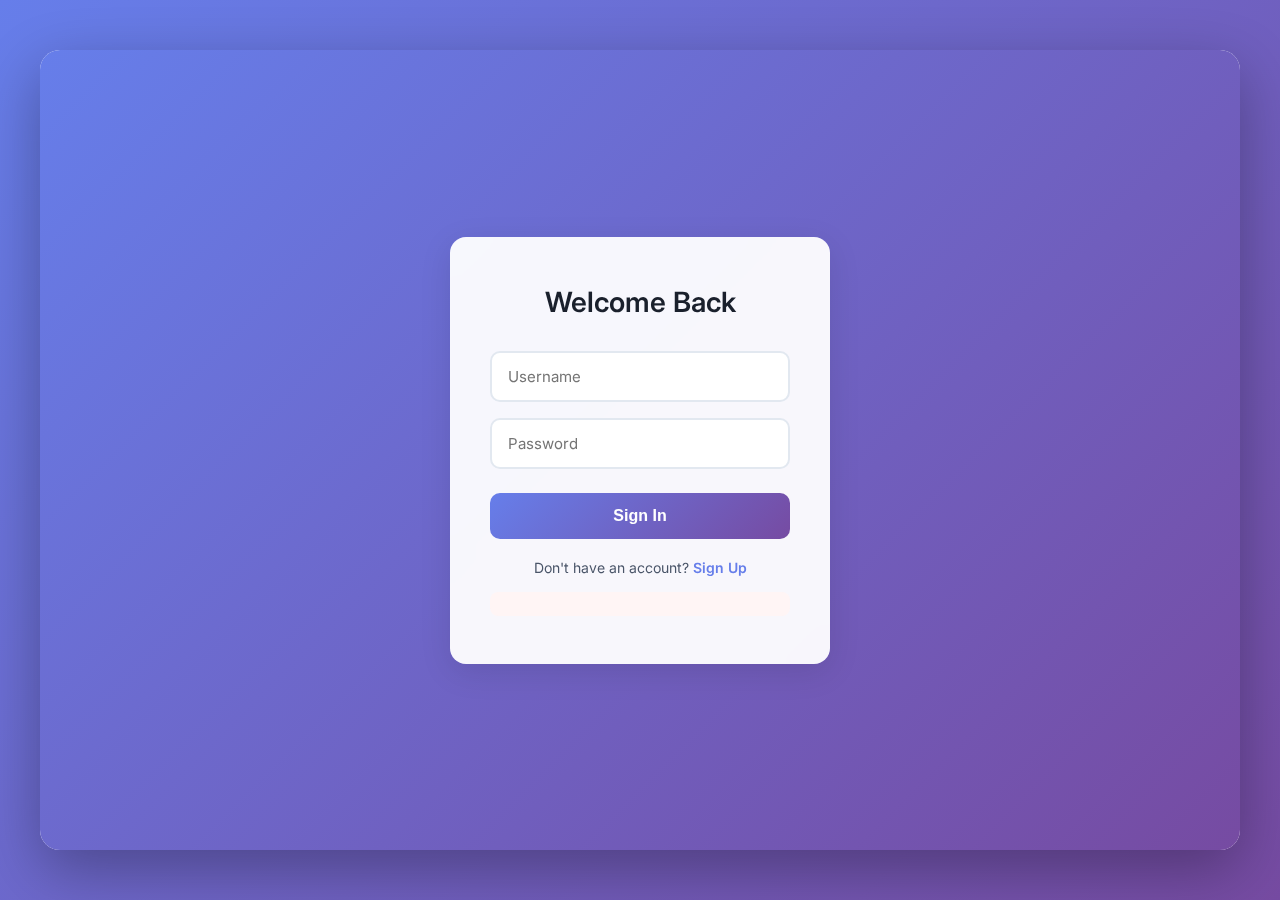
<file: static/index.html>
<!DOCTYPE html>
<html lang="en">

<head>
    <meta charset="UTF-8">
    <meta name="viewport" content="width=device-width, initial-scale=1.0">
    <title>BB84 Chat</title>
    <script src="https://cdn.socket.io/4.7.2/socket.io.min.js"></script>
    <link href="https://fonts.googleapis.com/css2?family=Inter:wght@400;500;600&display=swap" rel="stylesheet">
    <style>
        * {
            margin: 0;
            padding: 0;
            box-sizing: border-box;
        }

        body {
            font-family: 'Inter', -apple-system, sans-serif;
            background: linear-gradient(135deg, #667eea 0%, #764ba2 100%);
            min-height: 100vh;
            display: flex;
            align-items: center;
            justify-content: center;
            padding: 20px;
        }

        .container {
            width: 100%;
            max-width: 1200px;
            height: 90vh;
            max-height: 800px;
            background: white;
            border-radius: 20px;
            box-shadow: 0 20px 60px rgba(0, 0, 0, 0.3);
            overflow: hidden;
            display: flex;
        }

        /* ===== AUTH SCREEN ===== */
        #auth-screen {
            width: 100%;
            display: flex;
            align-items: center;
            justify-content: center;
            background: linear-gradient(135deg, #667eea 0%, #764ba2 100%);
        }

        .auth-box {
            width: 100%;
            max-width: 380px;
            background: rgba(255, 255, 255, 0.95);
            backdrop-filter: blur(10px);
            padding: 48px 40px;
            border-radius: 16px;
            box-shadow: 0 8px 32px rgba(0, 0, 0, 0.1);
        }

        .auth-box h2 {
            font-size: 28px;
            font-weight: 600;
            color: #1a202c;
            margin-bottom: 32px;
            text-align: center;
        }

        .auth-box input {
            width: 100%;
            padding: 14px 16px;
            margin-bottom: 16px;
            border: 2px solid #e2e8f0;
            border-radius: 10px;
            font-size: 15px;
            font-family: 'Inter', sans-serif;
            transition: all 0.2s;
            background: white;
        }

        .auth-box input:focus {
            outline: none;
            border-color: #667eea;
            box-shadow: 0 0 0 3px rgba(102, 126, 234, 0.1);
        }

        .auth-box button {
            width: 100%;
            padding: 14px;
            background: linear-gradient(135deg, #667eea 0%, #764ba2 100%);
            color: white;
            border: none;
            border-radius: 10px;
            font-size: 16px;
            font-weight: 600;
            cursor: pointer;
            transition: transform 0.2s, box-shadow 0.2s;
            margin-top: 8px;
        }

        .auth-box button:hover {
            transform: translateY(-2px);
            box-shadow: 0 8px 20px rgba(102, 126, 234, 0.4);
        }

        .auth-box button:active {
            transform: translateY(0);
        }

        .auth-toggle {
            text-align: center;
            margin-top: 20px;
            font-size: 14px;
            color: #4a5568;
        }

        .auth-toggle a {
            color: #667eea;
            font-weight: 600;
            cursor: pointer;
            text-decoration: none;
            border-bottom: 2px solid transparent;
            transition: border-color 0.2s;
        }

        .auth-toggle a:hover {
            border-bottom-color: #667eea;
        }

        .error {
            color: #e53e3e;
            background: #fff5f5;
            padding: 12px;
            border-radius: 8px;
            text-align: center;
            margin-top: 16px;
            font-size: 14px;
            min-height: 20px;
        }

        /* ===== CHAT SCREEN ===== */
        #chat-screen {
            display: none;
            width: 100%;
            flex-direction: row;
        }

        /* User List Sidebar */
        #users {
            width: 280px;
            background: #f7fafc;
            border-right: 1px solid #e2e8f0;
            display: flex;
            flex-direction: column;
        }

        #users h3 {
            padding: 24px 20px;
            margin: 0;
            background: white;
            border-bottom: 1px solid #e2e8f0;
            font-size: 14px;
            font-weight: 600;
            color: #4a5568;
            text-transform: uppercase;
            letter-spacing: 0.5px;
        }

        #userList {
            list-style: none;
            padding: 8px;
            overflow-y: auto;
        }

        #userList li {
            padding: 12px 16px;
            margin-bottom: 4px;
            border-radius: 8px;
            cursor: pointer;
            transition: all 0.2s;
            display: flex;
            align-items: center;
            gap: 10px;
            font-size: 15px;
            color: #2d3748;
        }

        #userList li::before {
            content: '';
            width: 8px;
            height: 8px;
            background: #48bb78;
            border-radius: 50%;
            flex-shrink: 0;
        }

        #userList li:hover {
            background: #edf2f7;
        }

        #userList li.active {
            background: #667eea;
            color: white;
            font-weight: 500;
        }

        #userList li.active::before {
            background: white;
        }

        /* Chat Window */
        #chat-window {
            flex: 1;
            display: none;
            flex-direction: column;
            background: white;
        }

        #chat-header {
            padding: 20px 24px;
            background: white;
            border-bottom: 1px solid #e2e8f0;
            display: flex;
            justify-content: space-between;
            align-items: center;
        }

        #chat-header h3 {
            margin: 0;
            font-size: 18px;
            font-weight: 600;
            color: #1a202c;
        }

        #clear-history-btn {
            padding: 8px 16px;
            background: #fc8181;
            color: white;
            border: none;
            border-radius: 6px;
            font-size: 13px;
            font-weight: 500;
            cursor: pointer;
            transition: all 0.2s;
        }

        #clear-history-btn:hover {
            background: #f56565;
        }

        /* Messages */
        #messages {
            flex: 1;
            padding: 24px;
            overflow-y: auto;
            background: #fafafa;
            display: flex;
            flex-direction: column;
            gap: 12px;
        }

        #messages::-webkit-scrollbar {
            width: 6px;
        }

        #messages::-webkit-scrollbar-thumb {
            background: #cbd5e0;
            border-radius: 3px;
        }

        .message {
            max-width: 65%;
            padding: 12px 16px;
            border-radius: 12px;
            line-height: 1.5;
            word-wrap: break-word;
            animation: slideIn 0.3s ease;
        }

        @keyframes slideIn {
            from {
                opacity: 0;
                transform: translateY(10px);
            }

            to {
                opacity: 1;
                transform: translateY(0);
            }
        }

        .message.sent {
            background: linear-gradient(135deg, #667eea 0%, #764ba2 100%);
            color: white;
            align-self: flex-end;
            border-bottom-right-radius: 4px;
        }

        .message.received {
            background: white;
            color: #2d3748;
            align-self: flex-start;
            border-bottom-left-radius: 4px;
            box-shadow: 0 1px 3px rgba(0, 0, 0, 0.1);
        }

        .sender-name {
            font-size: 11px;
            font-weight: 600;
            text-transform: uppercase;
            letter-spacing: 0.5px;
            margin-bottom: 4px;
            display: block;
            opacity: 0.8;
        }

        .message p {
            margin: 0;
        }

        #welcome {
            text-align: center;
            color: #a0aec0;
            margin: auto;
            font-size: 15px;
        }

        /* Input Area */
        #input-area {
            padding: 20px 24px;
            background: white;
            border-top: 1px solid #e2e8f0;
            display: flex;
            gap: 12px;
        }

        #input-area input {
            flex: 1;
            padding: 12px 18px;
            border: 2px solid #e2e8f0;
            border-radius: 24px;
            font-size: 15px;
            font-family: 'Inter', sans-serif;
            transition: all 0.2s;
        }

        #input-area input:focus {
            outline: none;
            border-color: #667eea;
            box-shadow: 0 0 0 3px rgba(102, 126, 234, 0.1);
        }

        #input-area button {
            padding: 12px 28px;
            background: linear-gradient(135deg, #667eea 0%, #764ba2 100%);
            color: white;
            border: none;
            border-radius: 24px;
            font-size: 15px;
            font-weight: 600;
            cursor: pointer;
            transition: all 0.2s;
        }

        #input-area button:hover {
            transform: translateY(-2px);
            box-shadow: 0 4px 12px rgba(102, 126, 234, 0.4);
        }

        #input-area button:active {
            transform: translateY(0);
        }

        /* Responsive */
        @media (max-width: 768px) {
            .container {
                height: 100vh;
                max-height: none;
                border-radius: 0;
            }

            #users {
                width: 100%;
                max-height: 40vh;
            }

            #chat-screen {
                flex-direction: column;
            }
        }
    </style>
</head>

<body>
    <div class="container">
        <!-- Auth Screen -->
        <div id="auth-screen">
            <div id="login-box" class="auth-box">
                <h2>Welcome Back</h2>
                <input id="login-username" type="text" placeholder="Username" required>
                <input id="login-password" type="password" placeholder="Password" required>
                <button onclick="login()">Sign In</button>
                <p class="auth-toggle">Don't have an account? <a onclick="toggleAuth('register')">Sign Up</a></p>
                <p id="login-error" class="error"></p>
            </div>
            <div id="register-box" class="auth-box" style="display: none;">
                <h2>Create Account</h2>
                <input id="register-username" type="text" placeholder="Username" required>
                <input id="register-password" type="password" placeholder="Password" required>
                <button onclick="register()">Sign Up</button>
                <p class="auth-toggle">Already have an account? <a onclick="toggleAuth('login')">Sign In</a></p>
                }

                #chat-header {
                padding: 20px 24px;
                background: white;
                border-bottom: 1px solid #e2e8f0;
                display: flex;
                justify-content: space-between;
                align-items: center;
                }

                #chat-header h3 {
                margin: 0;
                font-size: 18px;
                font-weight: 600;
                color: #1a202c;
                }

                #clear-history-btn {
                padding: 8px 16px;
                background: #fc8181;
                color: white;
                border: none;
                border-radius: 6px;
                font-size: 13px;
                font-weight: 500;
                cursor: pointer;
                transition: all 0.2s;
                }

                #clear-history-btn:hover {
                background: #f56565;
                }

                /* Messages */
                #messages {
                flex: 1;
                padding: 24px;
                overflow-y: auto;
                background: #fafafa;
                display: flex;
                flex-direction: column;
                gap: 12px;
                }

                #messages::-webkit-scrollbar {
                width: 6px;
                }

                #messages::-webkit-scrollbar-thumb {
                background: #cbd5e0;
                border-radius: 3px;
                }

                .message {
                max-width: 65%;
                padding: 12px 16px;
                border-radius: 12px;
                line-height: 1.5;
                word-wrap: break-word;
                animation: slideIn 0.3s ease;
                }

                @keyframes slideIn {
                from {
                opacity: 0;
                transform: translateY(10px);
                }

                to {
                opacity: 1;
                transform: translateY(0);
                }
                }

                .message.sent {
                background: linear-gradient(135deg, #667eea 0%, #764ba2 100%);
                color: white;
                align-self: flex-end;
                border-bottom-right-radius: 4px;
                }

                .message.received {
                background: white;
                color: #2d3748;
                align-self: flex-start;
                border-bottom-left-radius: 4px;
                box-shadow: 0 1px 3px rgba(0, 0, 0, 0.1);
                }

                .sender-name {
                font-size: 11px;
                font-weight: 600;
                text-transform: uppercase;
                letter-spacing: 0.5px;
                margin-bottom: 4px;
                display: block;
                opacity: 0.8;
                }

                .message p {
                margin: 0;
                }

                #welcome {
                text-align: center;
                color: #a0aec0;
                margin: auto;
                font-size: 15px;
                }

                /* Input Area */
                #input-area {
                padding: 20px 24px;
                background: white;
                border-top: 1px solid #e2e8f0;
                display: flex;
                gap: 12px;
                }

                #input-area input {
                flex: 1;
                padding: 12px 18px;
                border: 2px solid #e2e8f0;
                border-radius: 24px;
                font-size: 15px;
                font-family: 'Inter', sans-serif;
                transition: all 0.2s;
                }

                #input-area input:focus {
                outline: none;
                border-color: #667eea;
                box-shadow: 0 0 0 3px rgba(102, 126, 234, 0.1);
                }

                #input-area button {
                padding: 12px 28px;
                background: linear-gradient(135deg, #667eea 0%, #764ba2 100%);
                color: white;
                border: none;
                border-radius: 24px;
                font-size: 15px;
                font-weight: 600;
                cursor: pointer;
                transition: all 0.2s;
                }

                #input-area button:hover {
                transform: translateY(-2px);
                box-shadow: 0 4px 12px rgba(102, 126, 234, 0.4);
                }

                #input-area button:active {
                transform: translateY(0);
                }

                /* Responsive */
                @media (max-width: 768px) {
                .container {
                height: 100vh;
                max-height: none;
                border-radius: 0;
                }

                #users {
                width: 100%;
                max-height: 40vh;
                }

                #chat-screen {
                flex-direction: column;
                }
                }
                </style>
                </head>

                <body>
                    <div class="container">
                        <!-- Auth Screen -->
                        <div id="auth-screen">
                            <div id="login-box" class="auth-box">
                                <h2>Welcome Back</h2>
                                <input id="login-username" type="text" placeholder="Username" required>
                                <input id="login-password" type="password" placeholder="Password" required>
                                <button onclick="login()">Sign In</button>
                                <p class="auth-toggle">Don't have an account? <a onclick="toggleAuth('register')">Sign
                                        Up</a></p>
                                <p id="login-error" class="error"></p>
                            </div>
                            <div id="register-box" class="auth-box" style="display: none;">
                                <h2>Create Account</h2>
                                <input id="register-username" type="text" placeholder="Username" required>
                                <input id="register-password" type="password" placeholder="Password" required>
                                <button onclick="register()">Sign Up</button>
                                <p class="auth-toggle">Already have an account? <a onclick="toggleAuth('login')">Sign
                                        In</a></p>
                                <p id="register-error" class="error"></p>
                            </div>
                        </div>

                        <!-- Chat Screen -->
                        <div id="chat-screen">
                            <div id="users">
                                <h3 id="current-user-header">Online Users <span id="user-count">(0)</span></h3>
                                <div id="connection-status"
                                    style="padding: 5px 20px; font-size: 12px; color: #e53e3e; display: none;">
                                    Disconnected</div>
                                <ul id="userList"></ul>
                            </div>
                            <div id="chat-window">
                                <div id="chat-header">
                                    <h3 id="chat-partner-name">Select a user</h3>
                                    <button id="clear-history-btn" onclick="clearChatHistory()">Clear History</button>
                                </div>
                                <div id="messages">
                                    <p id="welcome">Select a user to start chatting</p>
                                </div>
                                <div id="input-area">
                                    <input id="messageInput" type="text" placeholder="Type a message..."
                                        onkeydown="handleKey(event)">
                                    <button onclick="sendMessage()">Send</button>
                                </div>
                            </div>
                        </div>
                    </div>

                    <script>
                        const socket = io();
                        let username = null;
                        let currentRecipient = null;
                        const sharedKeys = {};

                        const byId = id => document.getElementById(id);

                        function xorCipher(text, key) {
                            if (!key) return "[DECRYPTION KEY MISSING]";
                            const keyBits = key.split("").map(Number);
                            const keyLen = keyBits.length;
                            try {
                                return text.split("").map((ch, i) =>
                                    String.fromCharCode(ch.charCodeAt(0) ^ keyBits[i % keyLen])
                                ).join("");
                            } catch (e) {
                                console.error("Cipher error:", e);
                                return "[DECRYPTION FAILED]";
                            }
                        }

                        function appendMessage(sender, message) {
                            const msgDiv = document.createElement("div");
                            msgDiv.classList.add("message");
                            msgDiv.classList.add(sender === username ? "sent" : "received");

                            const senderSpan = document.createElement("span");
                            senderSpan.className = "sender-name";
                            senderSpan.textContent = sender;

                            const msgContent = document.createElement("p");
                            msgContent.textContent = message;

                            msgDiv.appendChild(senderSpan);
                            msgDiv.appendChild(msgContent);
                            byId('messages').appendChild(msgDiv);
                            byId('messages').scrollTop = byId('messages').scrollHeight;
                        }

                        function startChatSession(user) {
                            username = user;
                            byId('current-user-header').innerHTML = `Online Users <span id="user-count">(0)</span>`;
                            byId('auth-screen').style.display = 'none';
                            byId('chat-screen').style.display = 'flex';
                            socket.emit("register_user", username);
                        }

                        function toggleAuth(mode) {
                            byId('login-box').style.display = mode === 'login' ? 'block' : 'none';
                            byId('register-box').style.display = mode === 'register' ? 'block' : 'none';
                            byId('login-error').textContent = '';
                            byId('register-error').textContent = '';
                        }

                        async function performAuth(endpoint, user, pass, errorEl) {
                            if (!user || !pass) {
                                errorEl.textContent = 'Please fill in all fields';
                                return;
                            }
                            const response = await fetch(endpoint, {
                                method: 'POST',
                                headers: { 'Content-Type': 'application/json' },
                                body: JSON.stringify({ username: user, password: pass })
                            });
                            const data = await response.json();
                            if (data.success) {
                                startChatSession(user);
                            } else {
                                errorEl.textContent = data.error || 'Authentication failed';
                            }
                        }

                        function login() {
                            performAuth('/login', byId('login-username').value.trim(), byId('login-password').value.trim(), byId('login-error'));
                        }

                        function register() {
                            performAuth('/register', byId('register-username').value.trim(), byId('register-password').value.trim(), byId('register-error'));
                        }

                        function clearChatHistory() {
                            if (currentRecipient) {
                                if (confirm(`Clear all chat history with ${currentRecipient}?`)) {
                                    socket.emit("clear_history", { user1: username, user2: currentRecipient });
                                }
                            }
                        }

                        // Connection Status Handling
                        socket.on("connect", () => {
                            const statusEl = byId('connection-status');
                            statusEl.style.display = 'block';
                            statusEl.textContent = "Connected";
                            statusEl.style.color = "#48bb78";
                            if (username) {
                                socket.emit("register_user", username);
                            }
                        });

                        socket.on("disconnect", () => {
                            const statusEl = byId('connection-status');
                            statusEl.style.display = 'block';
                            statusEl.textContent = "Disconnected";
                            statusEl.style.color = "#e53e3e";
                        });

                        socket.on("update_users", users => {
                            const userList = byId('userList');
                            userList.innerHTML = "";
                            let recipientIsOnline = false;

                            // Update count
                            const countEl = byId('user-count');
                            if (countEl) countEl.textContent = `(${users.length})`;

                            users.forEach(u => {
                                if (u === username) return;
                                if (u === currentRecipient) recipientIsOnline = true;

                                const li = document.createElement("li");
                                li.textContent = u;
                                if (u === currentRecipient) li.classList.add('active');

                                li.onclick = () => {
                                    if (currentRecipient === u) return;
                                    currentRecipient = u;

                                    document.querySelectorAll('#userList li').forEach(item => item.classList.remove('active'));
                                    li.classList.add('active');

                                    byId('chat-partner-name').textContent = `Chat with ${currentRecipient}`;
                                    byId('messages').innerHTML = "";
                                    byId('chat-window').style.display = "flex";

                                    socket.emit("get_history", { user1: username, user2: currentRecipient });
                                };
                                userList.appendChild(li);
                            });

                            if (!recipientIsOnline && currentRecipient) {
                                currentRecipient = null;
                                byId('chat-window').style.display = "none";
                            }
                        });

                        socket.on("chat_history", data => {
                            const { history, key } = data;
                            sharedKeys[currentRecipient] = key;
                            byId('messages').innerHTML = "";
                            history.forEach(msg => appendMessage(msg.sender, msg.message));
                        });

                        socket.on("history_cleared", () => {
                            byId('messages').innerHTML = "";
                        });

                        socket.on("receive_message", data => {
                            const partner = data.sender === username ? currentRecipient : data.sender;
                            if (partner && data.key) {
                                sharedKeys[partner] = data.key;
                            }

                            let displayMsg = data.message;
                            if (data.sender !== username) {
                                const key = sharedKeys[data.sender];
                                displayMsg = xorCipher(data.message, key);
                            }

                            if (data.sender === currentRecipient || (data.sender === username && partner === currentRecipient)) {
                                appendMessage(data.sender, displayMsg);
                            }
                        });

                        function sendMessage() {
                            const input = byId('messageInput');
                            const text = input.value.trim();
                            if (text && currentRecipient) {
                                socket.emit("send_message", {
                                    sender: username,
                                    recipient: currentRecipient,
                                    message: text
                                });
                                input.value = "";
                            }
                        }

                        function handleKey(event) {
                            if (event.key === 'Enter') {
                                sendMessage();
                            }
                        }
                    </script>
                </body>

</html>
</file>
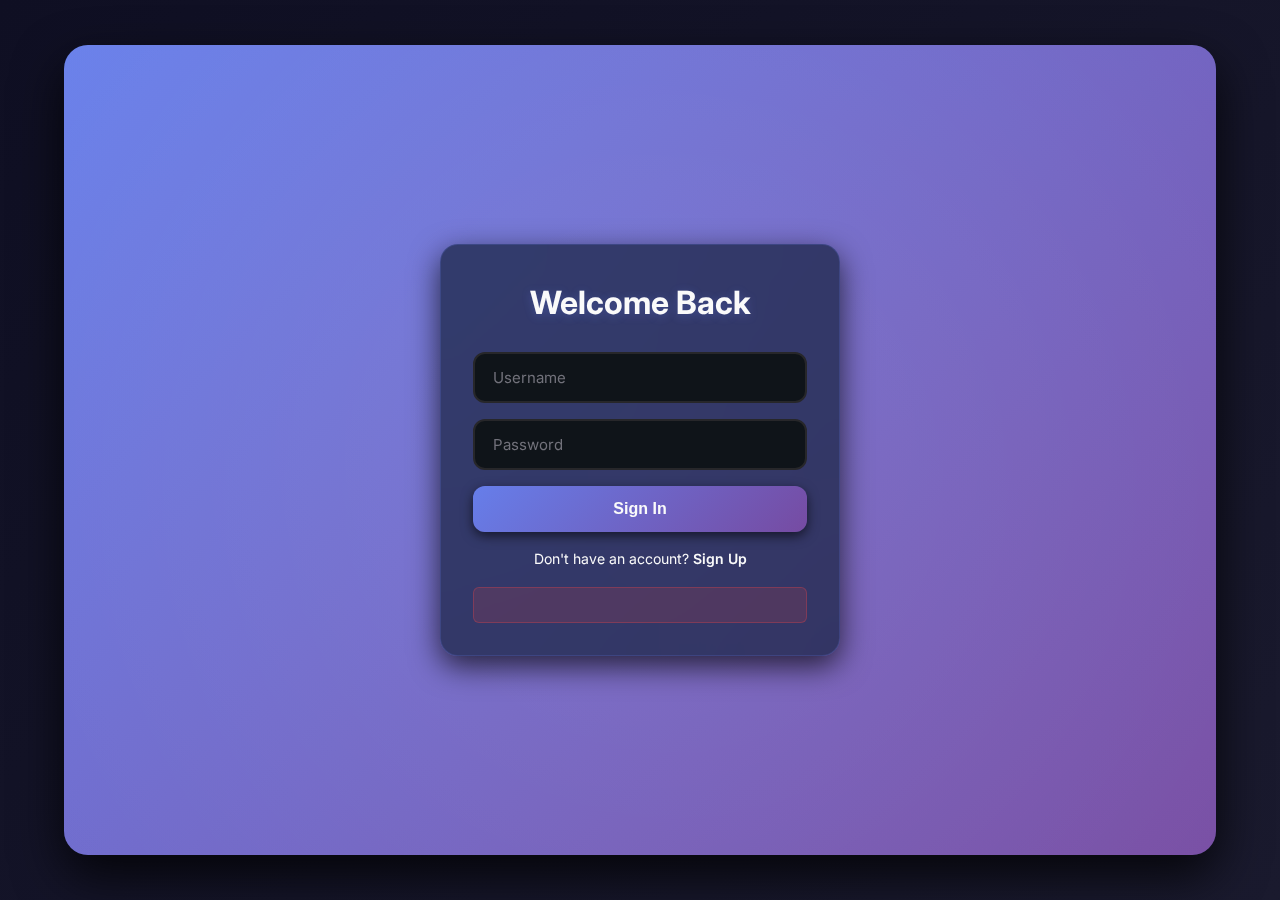
<file: static/app.html>
<!DOCTYPE html>
<html lang="en">

<head>
    <meta charset="UTF-8">
    <meta name="viewport" content="width=device-width, initial-scale=1.0">
    <title>BB84 Quantum Chat</title>
    <link rel="preconnect" href="https://fonts.googleapis.com">
    <link rel="preconnect" href="https://fonts.gstatic.com" crossorigin>
    <link href="https://fonts.googleapis.com/css2?family=Inter:wght@400;500;600;700&display=swap" rel="stylesheet">
    <link rel="stylesheet" href="index.css">
    <script src="https://cdn.socket.io/4.7.2/socket.io.min.js" crossorigin="anonymous" defer></script>
    <script defer>
        document.addEventListener("DOMContentLoaded", () => {
            const socket = io();
            let username = null;
            let currentRecipient = null;
            const sharedKeys = {};

            const byId = (id) => document.getElementById(id);

            const authScreens = {
                login: byId("login-box"),
                register: byId("register-box")
            };

            function setError(element, message) {
                if (element) {
                    element.textContent = message || "";
                }
            }

            function xorCipher(text, key) {
                if (!key) return "[DECRYPTION KEY MISSING]";
                const keyBits = key.split("").map(Number);
                const keyLen = keyBits.length;
                try {
                    return text.split("").map((ch, i) =>
                        String.fromCharCode(ch.charCodeAt(0) ^ keyBits[i % keyLen])
                    ).join("");
                } catch (error) {
                    console.error("Cipher error", error);
                    return "[DECRYPTION FAILED]";
                }
            }

            function appendMessage(sender, message) {
                const msgDiv = document.createElement("div");
                msgDiv.className = "message " + (sender === username ? "sent" : "received");

                const senderSpan = document.createElement("span");
                senderSpan.className = "sender-name";
                senderSpan.textContent = sender;

                const msgContent = document.createElement("p");
                msgContent.textContent = message;

                msgDiv.appendChild(senderSpan);
                msgDiv.appendChild(msgContent);

                const messagesContainer = byId("messages");
                messagesContainer.appendChild(msgDiv);
                messagesContainer.scrollTop = messagesContainer.scrollHeight;
            }

            function toggleAuth(mode) {
                if (!authScreens[mode]) return;
                Object.keys(authScreens).forEach((key) => {
                    authScreens[key].classList.toggle("hidden", key !== mode);
                });
                setError(byId("login-error"), "");
                setError(byId("register-error"), "");
            }

            async function performAuth(endpoint, user, pass, errorEl) {
                if (!user || !pass) {
                    setError(errorEl, "Please fill in all fields");
                    return;
                }

                try {
                    const response = await fetch(endpoint, {
                        method: "POST",
                        headers: { "Content-Type": "application/json" },
                        body: JSON.stringify({ username: user, password: pass })
                    });

                    const data = await response.json();
                    if (data.success) {
                        startChatSession(user);
                    } else {
                        setError(errorEl, data.error || "Authentication failed");
                    }
                } catch (error) {
                    console.error("Auth error", error);
                    setError(errorEl, "Unable to reach the server. Please try again.");
                }
            }

            function startChatSession(user) {
                username = user;
                byId("auth-screen").classList.add("hidden");
                byId("chat-screen").style.display = "flex";
                byId("messages").innerHTML = "<p id='welcome'>Select a user to start chatting</p>";
                socket.emit("register_user", username);
            }

            function clearChatHistory() {
                if (currentRecipient && confirm(`Clear all chat history with ${currentRecipient}?`)) {
                    socket.emit("clear_history", { user1: username, user2: currentRecipient });
                }
            }

            function updateConnectionStatus(connected) {
                const statusEl = byId("connection-status");
                statusEl.textContent = connected ? "Connected" : "Disconnected";
                statusEl.classList.toggle("connected", connected);
                statusEl.classList.remove("hidden");
            }

            function sendMessage() {
                const input = byId("messageInput");
                const text = input.value.trim();
                if (text && currentRecipient) {
                    socket.emit("send_message", {
                        sender: username,
                        recipient: currentRecipient,
                        message: text
                    });
                    input.value = "";
                    input.focus();
                }
            }

            function handleKey(event) {
                if (event.key === "Enter") {
                    sendMessage();
                }
            }

            // Socket wiring
            socket.on("connect", () => {
                updateConnectionStatus(true);
                if (username) {
                    socket.emit("register_user", username);
                }
            });

            socket.on("disconnect", () => {
                updateConnectionStatus(false);
            });

            socket.on("update_users", (users) => {
                const userList = byId("userList");
                userList.innerHTML = "";

                const countEl = byId("user-count");
                if (countEl) countEl.textContent = `(${users.length})`;

                let recipientStillOnline = false;
                users.forEach((user) => {
                    if (user === username) return;
                    if (user === currentRecipient) recipientStillOnline = true;

                    const li = document.createElement("li");
                    li.textContent = user;
                    if (user === currentRecipient) li.classList.add("active");
                    li.onclick = () => {
                        if (currentRecipient === user) return;
                        currentRecipient = user;
                        document.querySelectorAll("#userList li").forEach((item) => item.classList.remove("active"));
                        li.classList.add("active");
                        byId("chat-partner-name").textContent = `Chat with ${currentRecipient}`;
                        byId("messages").innerHTML = "";
                        byId("chat-window").style.display = "flex";
                        socket.emit("get_history", { user1: username, user2: currentRecipient });
                    };
                    userList.appendChild(li);
                });

                if (!recipientStillOnline) {
                    currentRecipient = null;
                    byId("chat-window").style.display = "none";
                }
            });

            socket.on("chat_history", ({ history, key }) => {
                if (currentRecipient) {
                    sharedKeys[currentRecipient] = key;
                    const messagesEl = byId("messages");
                    messagesEl.innerHTML = "";
                    if (!history.length) {
                        messagesEl.innerHTML = "<p id='welcome'>No messages yet. Say hi! 👋</p>";
                    } else {
                        history.forEach((msg) => appendMessage(msg.sender, msg.message));
                    }
                }
            });

            socket.on("history_cleared", () => {
                if (currentRecipient) {
                    byId("messages").innerHTML = "<p id='welcome'>Chat history was cleared.</p>";
                }
            });

            socket.on("receive_message", (data) => {
                const partner = data.sender === username ? currentRecipient : data.sender;
                if (partner && data.key) {
                    sharedKeys[partner] = data.key;
                }

                let displayMsg = data.message;
                if (data.sender !== username) {
                    const key = sharedKeys[data.sender];
                    displayMsg = xorCipher(data.message, key);
                }

                if (data.sender === currentRecipient || (data.sender === username && partner === currentRecipient)) {
                    appendMessage(data.sender, displayMsg);
                }
            });

            // Expose helpers globally for button handlers
            window.login = () => performAuth(
                "/login",
                byId("login-username").value.trim(),
                byId("login-password").value.trim(),
                byId("login-error")
            );

            window.register = () => performAuth(
                "/register",
                byId("register-username").value.trim(),
                byId("register-password").value.trim(),
                byId("register-error")
            );

            window.toggleAuth = toggleAuth;
            window.clearChatHistory = clearChatHistory;
            window.sendMessage = sendMessage;
            window.handleKey = handleKey;
        });
    </script>
</head>

<body>
    <div class="container">
        <div id="auth-screen">
            <div id="login-box" class="auth-box">
                <h2>Welcome Back</h2>
                <input id="login-username" type="text" placeholder="Username" autocomplete="username" required>
                <input id="login-password" type="password" placeholder="Password" autocomplete="current-password" required>
                <button type="button" onclick="login()">Sign In</button>
                <p class="auth-toggle">Don't have an account?
                    <a role="button" tabindex="0" onclick="toggleAuth('register')">Sign Up</a>
                </p>
                <p id="login-error" class="error" aria-live="assertive"></p>
            </div>

            <div id="register-box" class="auth-box hidden">
                <h2>Create Account</h2>
                <input id="register-username" type="text" placeholder="Username" autocomplete="username" required>
                <input id="register-password" type="password" placeholder="Password" autocomplete="new-password" required>
                <button type="button" onclick="register()">Sign Up</button>
                <p class="auth-toggle">Already have an account?
                    <a role="button" tabindex="0" onclick="toggleAuth('login')">Sign In</a>
                </p>
                <p id="register-error" class="error" aria-live="assertive"></p>
            </div>
        </div>

        <div id="chat-screen">
            <div id="users">
                <h3 id="current-user-header">Online Users <span id="user-count">(0)</span></h3>
                <div id="connection-status" class="connection-status hidden">Disconnected</div>
                <ul id="userList"></ul>
            </div>
            <div id="chat-window">
                <div id="chat-header">
                    <h3 id="chat-partner-name">Select a user</h3>
                    <button id="clear-history-btn" type="button" onclick="clearChatHistory()">Clear History</button>
                </div>
                <div id="messages">
                    <p id="welcome">Select a user to start chatting</p>
                </div>
                <div id="input-area">
                    <input id="messageInput" type="text" placeholder="Type a message..." onkeydown="handleKey(event)">
                    <button type="button" onclick="sendMessage()">Send</button>
                </div>
            </div>
        </div>
    </div>
</body>

</html>
</file>
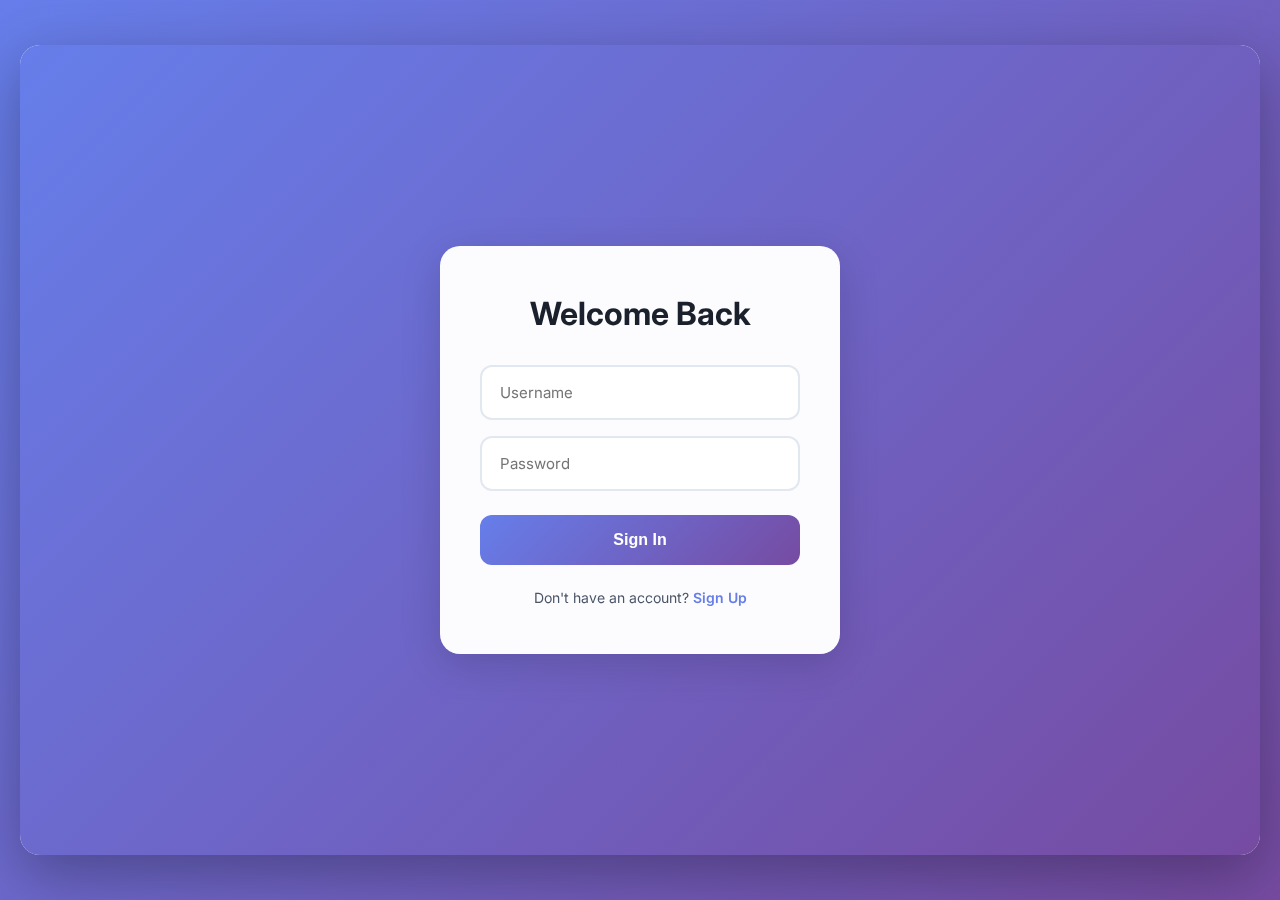
<file: static/app_new.html>
<!DOCTYPE html>
<html lang="en">
<head>
    <meta charset="UTF-8">
    <meta name="viewport" content="width=device-width, initial-scale=1.0">
    <title>BB84 Quantum Chat - Enhanced</title>
    <script src="https://cdn.socket.io/4.7.2/socket.io.min.js"></script>
    <link href="https://fonts.googleapis.com/css2?family=Inter:wght@400;500;600;700&display=swap" rel="stylesheet">
    <style>
        * {
            margin: 0;
            padding: 0;
            box-sizing: border-box;
        }

        body {
            font-family: 'Inter', -apple-system, sans-serif;
            background: linear-gradient(135deg, #667eea 0%, #764ba2 100%);
            min-height: 100vh;
            display: flex;
            align-items: center;
            justify-content: center;
            padding: 20px;
        }

        .container {
            width: 100%;
            max-width: 1400px;
            height: 90vh;
            max-height: 900px;
            background: white;
            border-radius: 20px;
            box-shadow: 0 20px 60px rgba(0, 0, 0, 0.3);
            overflow: hidden;
            display: flex;
        }

        /* Auth Screen */
        #auth-screen {
            width: 100%;
            display: flex;
            align-items: center;
            justify-content: center;
            background: linear-gradient(135deg, #667eea 0%, #764ba2 100%);
        }

        .auth-box {
            width: 100%;
            max-width: 400px;
            background: rgba(255, 255, 255, 0.98);
            backdrop-filter: blur(10px);
            padding: 48px 40px;
            border-radius: 20px;
            box-shadow: 0 10px 40px rgba(0, 0, 0, 0.15);
        }

        .auth-box h2 {
            font-size: 32px;
            font-weight: 700;
            color: #1a202c;
            margin-bottom: 32px;
            text-align: center;
        }

        .auth-box input {
            width: 100%;
            padding: 16px 18px;
            margin-bottom: 16px;
            border: 2px solid #e2e8f0;
            border-radius: 12px;
            font-size: 15px;
            font-family: 'Inter', sans-serif;
            transition: all 0.2s;
            background: white;
        }

        .auth-box input:focus {
            outline: none;
            border-color: #667eea;
            box-shadow: 0 0 0 4px rgba(102, 126, 234, 0.1);
        }

        .auth-box button {
            width: 100%;
            padding: 16px;
            background: linear-gradient(135deg, #667eea 0%, #764ba2 100%);
            color: white;
            border: none;
            border-radius: 12px;
            font-size: 16px;
            font-weight: 600;
            cursor: pointer;
            transition: transform 0.2s, box-shadow 0.2s;
            margin-top: 8px;
        }

        .auth-box button:hover {
            transform: translateY(-2px);
            box-shadow: 0 10px 25px rgba(102, 126, 234, 0.4);
        }

        .auth-toggle {
            text-align: center;
            margin-top: 24px;
            font-size: 14px;
            color: #4a5568;
        }

        .auth-toggle a {
            color: #667eea;
            font-weight: 600;
            cursor: pointer;
            text-decoration: none;
        }

        .error {
            color: #e53e3e;
            background: #fff5f5;
            padding: 12px;
            border-radius: 10px;
            text-align: center;
            margin-top: 16px;
            font-size: 14px;
        }

        /* Chat Screen */
        #chat-screen {
            display: none;
            width: 100%;
            flex-direction: row;
        }

        /* Sidebar */
        #sidebar {
            width: 320px;
            background: #f7fafc;
            border-right: 1px solid #e2e8f0;
            display: flex;
            flex-direction: column;
        }

        #sidebar-header {
            padding: 20px;
            background: white;
            border-bottom: 1px solid #e2e8f0;
            display: flex;
            justify-content: space-between;
            align-items: center;
        }

        #sidebar-header h3 {
            font-size: 16px;
            font-weight: 700;
            color: #1a202c;
        }

        .btn-settings {
            padding: 8px 12px;
            background: #edf2f7;
            border: none;
            border-radius: 8px;
            cursor: pointer;
            font-size: 14px;
            transition: all 0.2s;
        }

        .btn-settings:hover {
            background: #e2e8f0;
        }

        /* Search Bar */
        #search-bar {
            padding: 16px;
            border-bottom: 1px solid #e2e8f0;
        }

        #search-bar input {
            width: 100%;
            padding: 10px 16px;
            border: 2px solid #e2e8f0;
            border-radius: 10px;
            font-size: 14px;
            transition: all 0.2s;
        }

        #search-bar input:focus {
            outline: none;
            border-color: #667eea;
        }

        /* User List */
        #userList {
            list-style: none;
            padding: 8px;
            overflow-y: auto;
            flex: 1;
        }

        #userList li {
            padding: 14px 16px;
            margin-bottom: 4px;
            border-radius: 10px;
            cursor: pointer;
            transition: all 0.2s;
            display: flex;
            align-items: center;
            gap: 12px;
            font-size: 15px;
            color: #2d3748;
            position: relative;
        }

        .user-status-dot {
            width: 10px;
            height: 10px;
            border-radius: 50%;
            flex-shrink: 0;
        }

        .status-online {
            background: #48bb78;
        }

        .status-away {
            background: #ecc94b;
        }

        .status-busy {
            background: #f56565;
        }

        .status-offline {
            background: #cbd5e0;
        }

        #userList li:hover {
            background: #edf2f7;
        }

        #userList li.active {
            background: #667eea;
            color: white;
            font-weight: 500;
        }

        /* Chat Window */
        #chat-window {
            flex: 1;
            display: none;
            flex-direction: column;
            background: white;
        }

        #chat-header {
            padding: 20px 24px;
            background: white;
            border-bottom: 1px solid #e2e8f0;
            display: flex;
            justify-content: space-between;
            align-items: center;
        }

        #chat-header-left {
            display: flex;
            align-items: center;
            gap: 12px;
        }

        #chat-header h3 {
            font-size: 18px;
            font-weight: 600;
            color: #1a202c;
        }

        .user-status-text {
            font-size: 12px;
            color: #718096;
        }

        #chat-header-buttons {
            display: flex;
            gap: 8px;
        }

        .header-btn {
            padding: 8px 14px;
            background: #edf2f7;
            border: none;
            border-radius: 8px;
            font-size: 13px;
            font-weight: 500;
            cursor: pointer;
            transition: all 0.2s;
        }

        .header-btn:hover {
            background: #e2e8f0;
        }

        .header-btn.danger {
            background: #fc8181;
            color: white;
        }

        .header-btn.danger:hover {
            background: #f56565;
        }

        /* Messages */
        #messages {
            flex: 1;
            padding: 24px;
            overflow-y: auto;
            background: #fafafa;
            display: flex;
            flex-direction: column;
            gap: 12px;
        }

        #messages::-webkit-scrollbar {
            width: 8px;
        }

        #messages::-webkit-scrollbar-thumb {
            background: #cbd5e0;
            border-radius: 4px;
        }

        .message {
            max-width: 70%;
            padding: 12px 16px;
            border-radius: 14px;
            line-height: 1.5;
            word-wrap: break-word;
            animation: slideIn 0.3s ease;
            position: relative;
        }

        @keyframes slideIn {
            from {
                opacity: 0;
                transform: translateY(10px);
            }
            to {
                opacity: 1;
                transform: translateY(0);
            }
        }

        .message.sent {
            background: linear-gradient(135deg, #667eea 0%, #764ba2 100%);
            color: white;
            align-self: flex-end;
            border-bottom-right-radius: 4px;
        }

        .message.received {
            background: white;
            color: #2d3748;
            align-self: flex-start;
            border-bottom-left-radius: 4px;
            box-shadow: 0 2px 8px rgba(0, 0, 0, 0.08);
        }

        .message.pinned {
            border: 2px solid #f6ad55;
        }

        .sender-name {
            font-size: 11px;
            font-weight: 600;
            text-transform: uppercase;
            letter-spacing: 0.5px;
            margin-bottom: 6px;
            display: block;
            opacity: 0.85;
        }

        .message-content {
            margin: 0;
        }

        .message-timestamp {
            font-size: 10px;
            opacity: 0.7;
            margin-top: 6px;
            display: block;
        }

        .message-image {
            max-width: 300px;
            border-radius: 10px;
            margin-top: 8px;
            cursor: pointer;
        }

        .message-file {
            padding: 12px;
            background: rgba(0, 0, 0, 0.1);
            border-radius: 8px;
            margin-top: 8px;
            display: flex;
            align-items: center;
            gap: 10px;
        }

        .message-voice {
            margin-top: 8px;
        }

        .message-voice audio {
            width: 100%;
            height: 32px;
        }

        .message-actions {
            position: absolute;
            top: -30px;
            right: 0;
            background: white;
            border-radius: 8px;
            padding: 4px;
            display: none;
            gap: 4px;
            box-shadow: 0 4px 12px rgba(0, 0, 0, 0.15);
        }

        .message:hover .message-actions {
            display: flex;
        }

        .message-action-btn {
            padding: 6px 10px;
            border: none;
            background: transparent;
            cursor: pointer;
            font-size: 16px;
            border-radius: 6px;
            transition: all 0.2s;
        }

        .message-action-btn:hover {
            background: #f7fafc;
        }

        .message-reactions {
            display: flex;
            gap: 6px;
            margin-top: 8px;
            flex-wrap: wrap;
        }

        .reaction-item {
            padding: 4px 10px;
            background: rgba(0, 0, 0, 0.1);
            border-radius: 12px;
            font-size: 14px;
            display: flex;
            align-items: center;
            gap: 4px;
            cursor: pointer;
            transition: all 0.2s;
        }

        .reaction-item:hover {
            background: rgba(0, 0, 0, 0.15);
        }

        .reaction-count {
            font-size: 11px;
            font-weight: 600;
        }

        .typing-indicator {
            padding: 12px 16px;
            background: white;
            border-radius: 14px;
            max-width: 70px;
            align-self: flex-start;
            box-shadow: 0 2px 8px rgba(0, 0, 0, 0.08);
        }

        .typing-dots {
            display: flex;
            gap: 4px;
        }

        .typing-dot {
            width: 8px;
            height: 8px;
            background: #cbd5e0;
            border-radius: 50%;
            animation: typingDot 1.4s infinite ease-in-out;
        }

        .typing-dot:nth-child(2) {
            animation-delay: 0.2s;
        }

        .typing-dot:nth-child(3) {
            animation-delay: 0.4s;
        }

        @keyframes typingDot {
            0%, 60%, 100% {
                opacity: 0.3;
                transform: translateY(0);
            }
            30% {
                opacity: 1;
                transform: translateY(-8px);
            }
        }

        /* Input Area */
        #input-area {
            padding: 20px 24px;
            background: white;
            border-top: 1px solid #e2e8f0;
            display: flex;
            gap: 12px;
            flex-direction: column;
        }

        #input-controls {
            display: flex;
            gap: 12px;
            align-items: center;
        }

        #messageInput {
            flex: 1;
            padding: 14px 20px;
            border: 2px solid #e2e8f0;
            border-radius: 24px;
            font-size: 15px;
            font-family: 'Inter', sans-serif;
            transition: all 0.2s;
            resize: none;
            max-height: 100px;
        }

        #messageInput:focus {
            outline: none;
            border-color: #667eea;
            box-shadow: 0 0 0 4px rgba(102, 126, 234, 0.1);
        }

        .input-btn {
            padding: 12px 16px;
            background: #edf2f7;
            border: none;
            border-radius: 50%;
            width: 48px;
            height: 48px;
            display: flex;
            align-items: center;
            justify-content: center;
            cursor: pointer;
            transition: all 0.2s;
            font-size: 20px;
        }

        .input-btn:hover {
            background: #e2e8f0;
        }

        #sendBtn {
            background: linear-gradient(135deg, #667eea 0%, #764ba2 100%);
            color: white;
        }

        #sendBtn:hover {
            transform: scale(1.05);
            box-shadow: 0 4px 12px rgba(102, 126, 234, 0.4);
        }

        /* Modal */
        .modal {
            display: none;
            position: fixed;
            z-index: 1000;
            left: 0;
            top: 0;
            width: 100%;
            height: 100%;
            background: rgba(0, 0, 0, 0.5);
            backdrop-filter: blur(4px);
            align-items: center;
            justify-content: center;
        }

        .modal-content {
            background: white;
            padding: 32px;
            border-radius: 20px;
            width: 90%;
            max-width: 500px;
            box-shadow: 0 20px 60px rgba(0, 0, 0, 0.3);
        }

        .modal-header {
            font-size: 24px;
            font-weight: 700;
            margin-bottom: 24px;
            color: #1a202c;
        }

        .modal-body {
            margin-bottom: 24px;
        }

        .form-group {
            margin-bottom: 16px;
        }

        .form-group label {
            display: block;
            margin-bottom: 8px;
            font-weight: 500;
            color: #2d3748;
        }

        .form-group input,
        .form-group select,
        .form-group textarea {
            width: 100%;
            padding: 12px 16px;
            border: 2px solid #e2e8f0;
            border-radius: 10px;
            font-size: 14px;
            font-family: 'Inter', sans-serif;
        }

        .form-group input:focus,
        .form-group select:focus,
        .form-group textarea:focus {
            outline: none;
            border-color: #667eea;
        }

        .modal-buttons {
            display: flex;
            gap: 12px;
            justify-content: flex-end;
        }

        .btn {
            padding: 12px 24px;
            border: none;
            border-radius: 10px;
            font-size: 14px;
            font-weight: 600;
            cursor: pointer;
            transition: all 0.2s;
        }

        .btn-primary {
            background: linear-gradient(135deg, #667eea 0%, #764ba2 100%);
            color: white;
        }

        .btn-primary:hover {
            transform: translateY(-2px);
            box-shadow: 0 8px 20px rgba(102, 126, 234, 0.4);
        }

        .btn-secondary {
            background: #edf2f7;
            color: #2d3748;
        }

        .btn-secondary:hover {
            background: #e2e8f0;
        }

        /* Notifications */
        .notification {
            position: fixed;
            top: 20px;
            right: 20px;
            background: white;
            padding: 16px 20px;
            border-radius: 12px;
            box-shadow: 0 8px 24px rgba(0, 0, 0, 0.15);
            display: none;
            align-items: center;
            gap: 12px;
            z-index: 2000;
            max-width: 350px;
            animation: slideInRight 0.3s ease;
        }

        @keyframes slideInRight {
            from {
                transform: translateX(400px);
                opacity: 0;
            }
            to {
                transform: translateX(0);
                opacity: 1;
            }
        }

        .notification.show {
            display: flex;
        }

        /* Hidden file input */
        #fileInput,
        #voiceFileInput {
            display: none;
        }

        /* Reaction Picker */
        .reaction-emoji {
            font-size: 28px;
            cursor: pointer;
            padding: 8px;
            display: inline-block;
            transition: transform 0.2s;
        }

        .reaction-emoji:hover {
            transform: scale(1.2);
        }

        /* Responsive */
        @media (max-width: 768px) {
            .container {
                height: 100vh;
                max-height: none;
                border-radius: 0;
            }

            #sidebar {
                width: 100%;
                max-height: 40vh;
            }

            #chat-screen {
                flex-direction: column;
            }

            .message {
                max-width: 85%;
            }
        }
    </style>
</head>
<body>
    <div class="container">
        <!-- Auth Screen -->
        <div id="auth-screen">
            <div id="login-box" class="auth-box">
                <h2>Welcome Back</h2>
                <input id="login-username" type="text" placeholder="Username" required>
                <input id="login-password" type="password" placeholder="Password" required>
                <button onclick="login()">Sign In</button>
                <p class="auth-toggle">Don't have an account? <a onclick="toggleAuth('register')">Sign Up</a></p>
                <p id="login-error" class="error" style="display: none;"></p>
            </div>
            <div id="register-box" class="auth-box" style="display: none;">
                <h2>Create Account</h2>
                <input id="register-username" type="text" placeholder="Username" required>
                <input id="register-password" type="password" placeholder="Password" required>
                <button onclick="register()">Sign Up</button>
                <p class="auth-toggle">Already have an account? <a onclick="toggleAuth('login')">Sign In</a></p>
                <p id="register-error" class="error" style="display: none;"></p>
            </div>
        </div>

        <!-- Chat Screen -->
        <div id="chat-screen">
            <!-- Sidebar -->
            <div id="sidebar">
                <div id="sidebar-header">
                    <h3>Chats</h3>
                    <button class="btn-settings" onclick="openSettingsModal()">⚙️ Settings</button>
                </div>
                <div id="search-bar">
                    <input type="text" id="userSearch" placeholder="Search users..." oninput="filterUsers()">
                </div>
                <ul id="userList"></ul>
            </div>

            <!-- Chat Window -->
            <div id="chat-window">
                <div id="chat-header">
                    <div id="chat-header-left">
                        <div>
                            <h3 id="chat-partner-name">Select a user</h3>
                            <span class="user-status-text" id="chat-partner-status"></span>
                        </div>
                    </div>
                    <div id="chat-header-buttons">
                        <button class="header-btn" onclick="openSearchModal()">🔍 Search</button>
                        <button class="header-btn danger" onclick="clearChatHistory()">🗑️ Clear</button>
                    </div>
                </div>
                <div id="messages">
                    <p id="welcome" style="text-align: center; color: #a0aec0; margin: auto;">Select a user to start chatting</p>
                </div>
                <div id="input-area">
                    <div id="input-controls">
                        <button class="input-btn" onclick="document.getElementById('fileInput').click()" title="Upload file">📎</button>
                        <button class="input-btn" onclick="document.getElementById('voiceFileInput').click()" title="Send voice message">🎤</button>
                        <input type="file" id="fileInput" accept="image/*,.pdf,.txt" onchange="handleFileUpload(event)">
                        <input type="file" id="voiceFileInput" accept="audio/*" onchange="handleVoiceUpload(event)">
                        <textarea id="messageInput" placeholder="Type a message..." rows="1" oninput="handleTyping()" onkeydown="handleKey(event)"></textarea>
                        <button id="sendBtn" class="input-btn" onclick="sendMessage()">📤</button>
                    </div>
                </div>
            </div>
        </div>
    </div>

    <!-- Settings Modal -->
    <div id="settingsModal" class="modal">
        <div class="modal-content">
            <div class="modal-header">Settings</div>
            <div class="modal-body">
                <div class="form-group">
                    <label>Status</label>
                    <select id="statusSelect">
                        <option value="online">🟢 Online</option>
                        <option value="away">🟡 Away</option>
                        <option value="busy">🔴 Busy</option>
                    </select>
                </div>
                <div class="form-group">
                    <label>Status Message</label>
                    <input type="text" id="statusMessage" placeholder="What's on your mind?">
                </div>
                <div class="form-group">
                    <label>
                        <input type="checkbox" id="showLastSeen"> Show last seen
                    </label>
                </div>
                <div class="form-group">
                    <label>
                        <input type="checkbox" id="showReadReceipts"> Show read receipts
                    </label>
                </div>
            </div>
            <div class="modal-buttons">
                <button class="btn btn-secondary" onclick="closeSettingsModal()">Cancel</button>
                <button class="btn btn-primary" onclick="saveSettings()">Save</button>
            </div>
        </div>
    </div>

    <!-- Search Modal -->
    <div id="searchModal" class="modal">
        <div class="modal-content">
            <div class="modal-header">Search Messages</div>
            <div class="modal-body">
                <div class="form-group">
                    <input type="text" id="searchQuery" placeholder="Search in conversation...">
                </div>
                <div id="searchResults" style="max-height: 300px; overflow-y: auto;">
                    <!-- Search results will appear here -->
                </div>
            </div>
            <div class="modal-buttons">
                <button class="btn btn-secondary" onclick="closeSearchModal()">Close</button>
            </div>
        </div>
    </div>

    <!-- Reaction Picker -->
    <div id="reactionPicker" style="display: none; position: absolute; background: white; padding: 12px; border-radius: 12px; box-shadow: 0 4px 12px rgba(0,0,0,0.15); z-index: 100;">
        <span class="reaction-emoji" onclick="addReaction('👍')">👍</span>
        <span class="reaction-emoji" onclick="addReaction('❤️')">❤️</span>
        <span class="reaction-emoji" onclick="addReaction('😂')">😂</span>
        <span class="reaction-emoji" onclick="addReaction('😮')">😮</span>
        <span class="reaction-emoji" onclick="addReaction('😢')">😢</span>
        <span class="reaction-emoji" onclick="addReaction('🔥')">🔥</span>
    </div>

    <!-- Notification -->
    <div id="notification" class="notification">
        <span id="notificationText"></span>
    </div>

    <script src="/static/app.js"></script>
</body>
</html>
</file>
<file: static/index.css>
/* ==================== CSS Variables & Design System ==================== */
:root {
    /* Dark Theme Color Palette */
    --primary-gradient: linear-gradient(135deg, #667eea 0%, #764ba2 100%);
    --primary-color: #667eea;
    --primary-dark: #5568d3;
    --primary-light: #7c8ef5;
    
    --secondary-gradient: linear-gradient(135deg, #f093fb 0%, #f5576c 100%);
    --accent-color: #764ba2;
    
    --bg-gradient: linear-gradient(135deg, #0f0f23 0%, #1a1a2e 100%);
    --bg-light: #16213e;
    --bg-secondary: #0f1419;
    --bg-tertiary: #1a1f2e;
    
    --text-primary: #e4e4e7;
    --text-secondary: #a1a1aa;
    --text-light: #71717a;
    --text-white: #fafafa;
    
    --border-color: #27272a;
    --border-light: #3f3f46;
    
    --success-color: #10b981;
    --error-color: #ef4444;
    --warning-color: #f59e0b;
    
    /* Shadows - Dark theme optimized */
    --shadow-sm: 0 1px 3px rgba(0, 0, 0, 0.5);
    --shadow-md: 0 4px 12px rgba(0, 0, 0, 0.6);
    --shadow-lg: 0 10px 30px rgba(0, 0, 0, 0.7);
    --shadow-xl: 0 20px 50px rgba(0, 0, 0, 0.8);
    
    /* Glassmorphism - Dark */
    --glass-bg: rgba(22, 33, 62, 0.7);
    --glass-border: rgba(102, 126, 234, 0.2);
    
    /* Spacing */
    --spacing-xs: 4px;
    --spacing-sm: 8px;
    --spacing-md: 16px;
    --spacing-lg: 24px;
    --spacing-xl: 32px;
    
    /* Border Radius */
    --radius-sm: 6px;
    --radius-md: 12px;
    --radius-lg: 18px;
    --radius-xl: 24px;
    --radius-full: 9999px;
    
    /* Transitions */
    --transition-fast: 150ms ease;
    --transition-base: 250ms ease;
    --transition-slow: 350ms ease;
    
    /* Typography */
    --font-family: 'Inter', -apple-system, BlinkMacSystemFont, 'Segoe UI', Roboto, sans-serif;
}

/* ==================== Global Styles ==================== */
* {
    margin: 0;
    padding: 0;
    box-sizing: border-box;
}

body {
    font-family: var(--font-family);
    background: var(--bg-gradient);
    color: var(--text-primary);
    line-height: 1.6;
    min-height: 100vh;
    display: flex;
    justify-content: center;
    align-items: center;
    padding: var(--spacing-md);
    overflow: hidden;
}

/* ==================== Container ==================== */
.container {
    display: flex;
    width: 90vw;
    max-width: 1400px;
    height: 90vh;
    max-height: 900px;
    background: var(--bg-light);
    border-radius: var(--radius-xl);
    box-shadow: var(--shadow-xl);
    overflow: hidden;
    position: relative;
    backdrop-filter: blur(10px);
}

/* ==================== Authentication Screen ==================== */
#auth-screen {
    width: 100%;
    display: flex;
    flex-direction: column;
    justify-content: center;
    align-items: center;
    padding: var(--spacing-xl);
    background: var(--primary-gradient);
    position: relative;
    overflow: hidden;
}

#auth-screen::before {
    content: '';
    position: absolute;
    top: -50%;
    left: -50%;
    width: 200%;
    height: 200%;
    background: radial-gradient(circle, rgba(255,255,255,0.1) 0%, transparent 70%);
    animation: rotate 20s linear infinite;
}

@keyframes rotate {
    from { transform: rotate(0deg); }
    to { transform: rotate(360deg); }
}

.auth-box {
    width: 100%;
    max-width: 400px;
    background: var(--glass-bg);
    backdrop-filter: blur(20px);
    border: 1px solid var(--glass-border);
    border-radius: var(--radius-lg);
    padding: var(--spacing-xl);
    box-shadow: var(--shadow-lg);
    position: relative;
    z-index: 1;
    animation: slideUp 0.5s ease;
}

@keyframes slideUp {
    from {
        opacity: 0;
        transform: translateY(30px);
    }
    to {
        opacity: 1;
        transform: translateY(0);
    }
}

.auth-box h2 {
    text-align: center;
    color: var(--text-white);
    margin-bottom: var(--spacing-lg);
    font-size: 2rem;
    font-weight: 700;
    text-shadow: 0 2px 10px rgba(102, 126, 234, 0.3);
}

.auth-box input {
    width: 100%;
    padding: 14px 18px;
    margin-bottom: var(--spacing-md);
    border: 2px solid var(--border-color);
    border-radius: var(--radius-md);
    background: var(--bg-secondary);
    color: var(--text-primary);
    font-size: 15px;
    transition: all var(--transition-base);
    font-family: var(--font-family);
}

.auth-box input:focus {
    outline: none;
    border-color: var(--primary-color);
    background: var(--bg-light);
    box-shadow: 0 0 0 3px rgba(102, 126, 234, 0.2);
    transform: translateY(-2px);
}

.auth-box input::placeholder {
    color: var(--text-light);
}

.auth-box button {
    width: 100%;
    padding: 14px 24px;
    border: none;
    border-radius: var(--radius-md);
    background: var(--primary-gradient);
    color: var(--text-white);
    font-size: 16px;
    font-weight: 600;
    cursor: pointer;
    transition: all var(--transition-base);
    box-shadow: var(--shadow-md);
    position: relative;
    overflow: hidden;
}

.auth-box button::before {
    content: '';
    position: absolute;
    top: 50%;
    left: 50%;
    width: 0;
    height: 0;
    border-radius: 50%;
    background: rgba(255, 255, 255, 0.3);
    transform: translate(-50%, -50%);
    transition: width 0.6s, height 0.6s;
}

.auth-box button:hover::before {
    width: 300px;
    height: 300px;
}

.auth-box button:hover {
    transform: translateY(-2px);
    box-shadow: var(--shadow-lg);
}

.auth-box button:active {
    transform: translateY(0);
}

.auth-toggle {
    text-align: center;
    margin-top: var(--spacing-md);
    color: var(--text-white);
    font-size: 14px;
}

.auth-toggle a {
    color: var(--text-white);
    text-decoration: none;
    cursor: pointer;
    font-weight: 600;
    border-bottom: 2px solid transparent;
    transition: border-color var(--transition-fast);
}

.auth-toggle a:hover {
    border-bottom-color: var(--text-white);
}

.error {
    color: var(--error-color);
    background: rgba(239, 68, 68, 0.15);
    border: 1px solid rgba(239, 68, 68, 0.3);
    padding: var(--spacing-sm);
    border-radius: var(--radius-sm);
    text-align: center;
    margin-top: var(--spacing-md);
    font-size: 14px;
    min-height: 36px;
    display: flex;
    align-items: center;
    justify-content: center;
}

/* ==================== Chat Screen ==================== */
#chat-screen {
    display: none;
    width: 100%;
    height: 100%;
    flex-direction: row;
}

/* ==================== Users Sidebar ==================== */
#users {
    width: 320px;
    min-width: 280px;
    border-right: 1px solid var(--border-color);
    background: var(--bg-secondary);
    display: flex;
    flex-direction: column;
}

#users h3 {
    padding: var(--spacing-lg);
    margin: 0;
    border-bottom: 1px solid var(--border-color);
    font-size: 1rem;
    color: var(--text-secondary);
    background: var(--bg-light);
    font-weight: 600;
    display: flex;
    align-items: center;
    gap: var(--spacing-sm);
}

#users h3::before {
    content: '🔐';
    font-size: 1.2rem;
}

.connection-status {
    padding: var(--spacing-xs) var(--spacing-lg);
    font-size: 0.75rem;
    color: var(--error-color);
    text-transform: uppercase;
    letter-spacing: 0.08em;
    font-weight: 600;
    border-bottom: 1px solid var(--border-color);
    background: rgba(239, 68, 68, 0.1);
}

.connection-status.connected {
    color: var(--success-color);
    background: rgba(16, 185, 129, 0.1);
}

#userList {
    list-style-type: none;
    padding: var(--spacing-sm);
    margin: 0;
    overflow-y: auto;
    flex: 1;
}

#userList li {
    padding: 14px 16px;
    cursor: pointer;
    border-radius: var(--radius-md);
    margin-bottom: var(--spacing-xs);
    transition: all var(--transition-base);
    display: flex;
    align-items: center;
    gap: var(--spacing-sm);
    position: relative;
}

#userList li::before {
    content: '';
    width: 10px;
    height: 10px;
    border-radius: 50%;
    background: var(--success-color);
    box-shadow: 0 0 8px var(--success-color);
    flex-shrink: 0;
}

#userList li:hover {
    background: rgba(102, 126, 234, 0.08);
    transform: translateX(4px);
}

#userList li.active {
    background: var(--primary-gradient);
    color: var(--text-white);
    font-weight: 600;
    box-shadow: var(--shadow-md);
}

#userList li.active::before {
    background: var(--text-white);
    box-shadow: 0 0 8px rgba(255, 255, 255, 0.8);
}

/* ==================== Chat Window ==================== */
#chat-window {
    flex: 1;
    display: none;
    flex-direction: column;
    background: var(--bg-light);
}

#chat-header {
    display: flex;
    justify-content: space-between;
    align-items: center;
    padding: var(--spacing-lg);
    border-bottom: 1px solid var(--border-color);
    background: var(--bg-light);
    box-shadow: var(--shadow-sm);
}

#chat-header h3 {
    margin: 0;
    font-size: 1.3rem;
    color: var(--text-primary);
    font-weight: 600;
}

#clear-history-btn {
    background: var(--error-color);
    color: var(--text-white);
    border: none;
    padding: 10px 16px;
    border-radius: var(--radius-md);
    cursor: pointer;
    font-size: 14px;
    font-weight: 500;
    transition: all var(--transition-base);
    box-shadow: var(--shadow-sm);
}

#clear-history-btn:hover {
    background: #e53e3e;
    transform: translateY(-2px);
    box-shadow: var(--shadow-md);
}

#clear-history-btn:active {
    transform: translateY(0);
}

/* ==================== Messages Area ==================== */
#messages {
    flex: 1;
    overflow-y: auto;
    padding: var(--spacing-lg);
    display: flex;
    flex-direction: column;
    gap: var(--spacing-sm);
    background: var(--bg-secondary);
}

#messages::-webkit-scrollbar {
    width: 8px;
}

#messages::-webkit-scrollbar-track {
    background: transparent;
}

#messages::-webkit-scrollbar-thumb {
    background: var(--border-color);
    border-radius: var(--radius-full);
}

#messages::-webkit-scrollbar-thumb:hover {
    background: var(--text-light);
}

.message {
    max-width: 70%;
    padding: 12px 18px;
    border-radius: var(--radius-lg);
    margin-bottom: var(--spacing-sm);
    line-height: 1.5;
    word-wrap: break-word;
    position: relative;
    animation: messageSlide 0.3s ease;
    box-shadow: var(--shadow-sm);
}

@keyframes messageSlide {
    from {
        opacity: 0;
        transform: translateY(10px);
    }
    to {
        opacity: 1;
        transform: translateY(0);
    }
}

.message.sent {
    background: var(--primary-gradient);
    color: var(--text-white);
    align-self: flex-end;
    border-bottom-right-radius: 4px;
}

.message.received {
    background: var(--bg-tertiary);
    color: var(--text-primary);
    align-self: flex-start;
    border-bottom-left-radius: 4px;
    border: 1px solid var(--border-color);
}

.sender-name {
    font-weight: 600;
    font-size: 0.75rem;
    margin-bottom: var(--spacing-xs);
    display: block;
    opacity: 0.9;
    text-transform: uppercase;
    letter-spacing: 0.5px;
}

.message p {
    margin: 0;
}

#welcome {
    text-align: center;
    color: var(--text-light);
    margin: auto;
    font-size: 1.1rem;
    padding: var(--spacing-xl);
}

#welcome::before {
    content: '💬';
    display: block;
    font-size: 4rem;
    margin-bottom: var(--spacing-md);
    opacity: 0.5;
}

/* ==================== Input Area ==================== */
#input-area {
    display: flex;
    padding: var(--spacing-lg);
    border-top: 1px solid var(--border-color);
    background: var(--bg-light);
    gap: var(--spacing-md);
}

#input-area input {
    flex: 1;
    padding: 14px 20px;
    border: 2px solid var(--border-color);
    border-radius: var(--radius-full);
    font-size: 15px;
    transition: all var(--transition-base);
    font-family: var(--font-family);
    background: var(--bg-secondary);
    color: var(--text-primary);
}

#input-area input:focus {
    outline: none;
    border-color: var(--primary-color);
    background: var(--bg-light);
    box-shadow: 0 0 0 3px rgba(102, 126, 234, 0.1);
}

#input-area input::placeholder {
    color: var(--text-light);
}

#input-area button {
    padding: 14px 28px;
    border: none;
    border-radius: var(--radius-full);
    background: var(--primary-gradient);
    color: var(--text-white);
    cursor: pointer;
    font-size: 15px;
    font-weight: 600;
    transition: all var(--transition-base);
    box-shadow: var(--shadow-md);
}

#input-area button:hover {
    transform: translateY(-2px);
    box-shadow: var(--shadow-lg);
}

#input-area button:active {
    transform: translateY(0);
}

/* ==================== Responsive Design ==================== */
@media (max-width: 768px) {
    .container {
        width: 100vw;
        height: 100vh;
        border-radius: 0;
        max-height: none;
    }
    
    #users {
        width: 100%;
        max-width: none;
        border-right: none;
        border-bottom: 1px solid var(--border-color);
    }
    
    #chat-screen {
        flex-direction: column;
    }
    
    .message {
        max-width: 85%;
    }
}

/* ==================== Utility Classes ==================== */
.hidden {
    display: none !important;
}

.fade-in {
    animation: fadeIn 0.3s ease;
}

@keyframes fadeIn {
    from { opacity: 0; }
    to { opacity: 1; }
}

.slide-in-right {
    animation: slideInRight 0.3s ease;
}

@keyframes slideInRight {
    from {
        opacity: 0;
        transform: translateX(20px);
    }
    to {
        opacity: 1;
        transform: translateX(0);
    }
}
</file>
